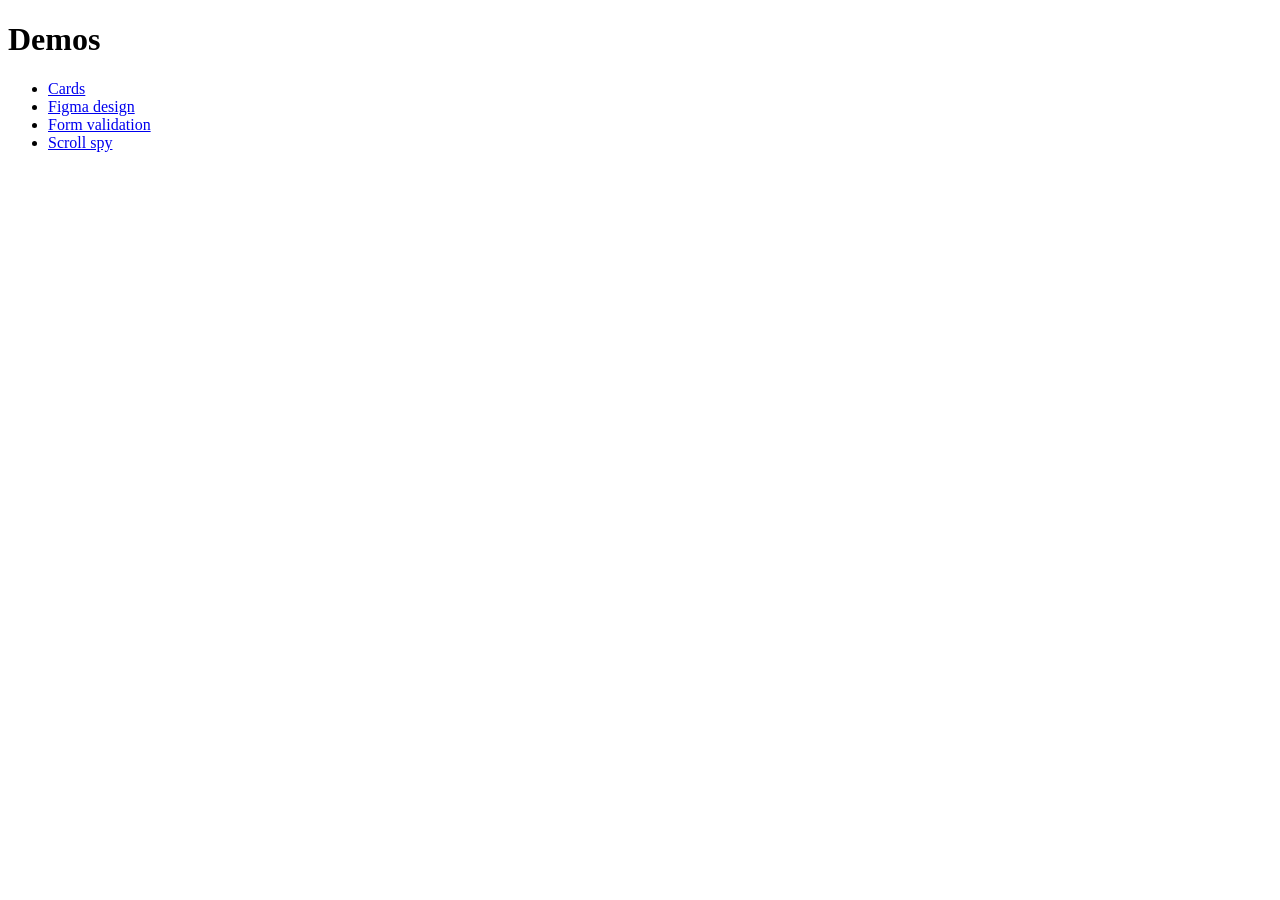
<file: index.html>
<!DOCTYPE html>
<html lang="en">
    <head>
        <meta charset="UTF-8">
        <meta name="viewport" content="width=device-width, initial-scale=1.0">
        <title>Demos</title>
    </head>
    <body>
        <h1>Demos</h1>
        <ul>
            <li><a href="cards/">Cards</a></li>
            <li><a href="figma-design/">Figma design</a></li>
            <li><a href="form-validation/">Form validation</a></li>
            <li><a href="scroll-spy/">Scroll spy</a></li>
        </ul>

    </body>
</html>
</file>
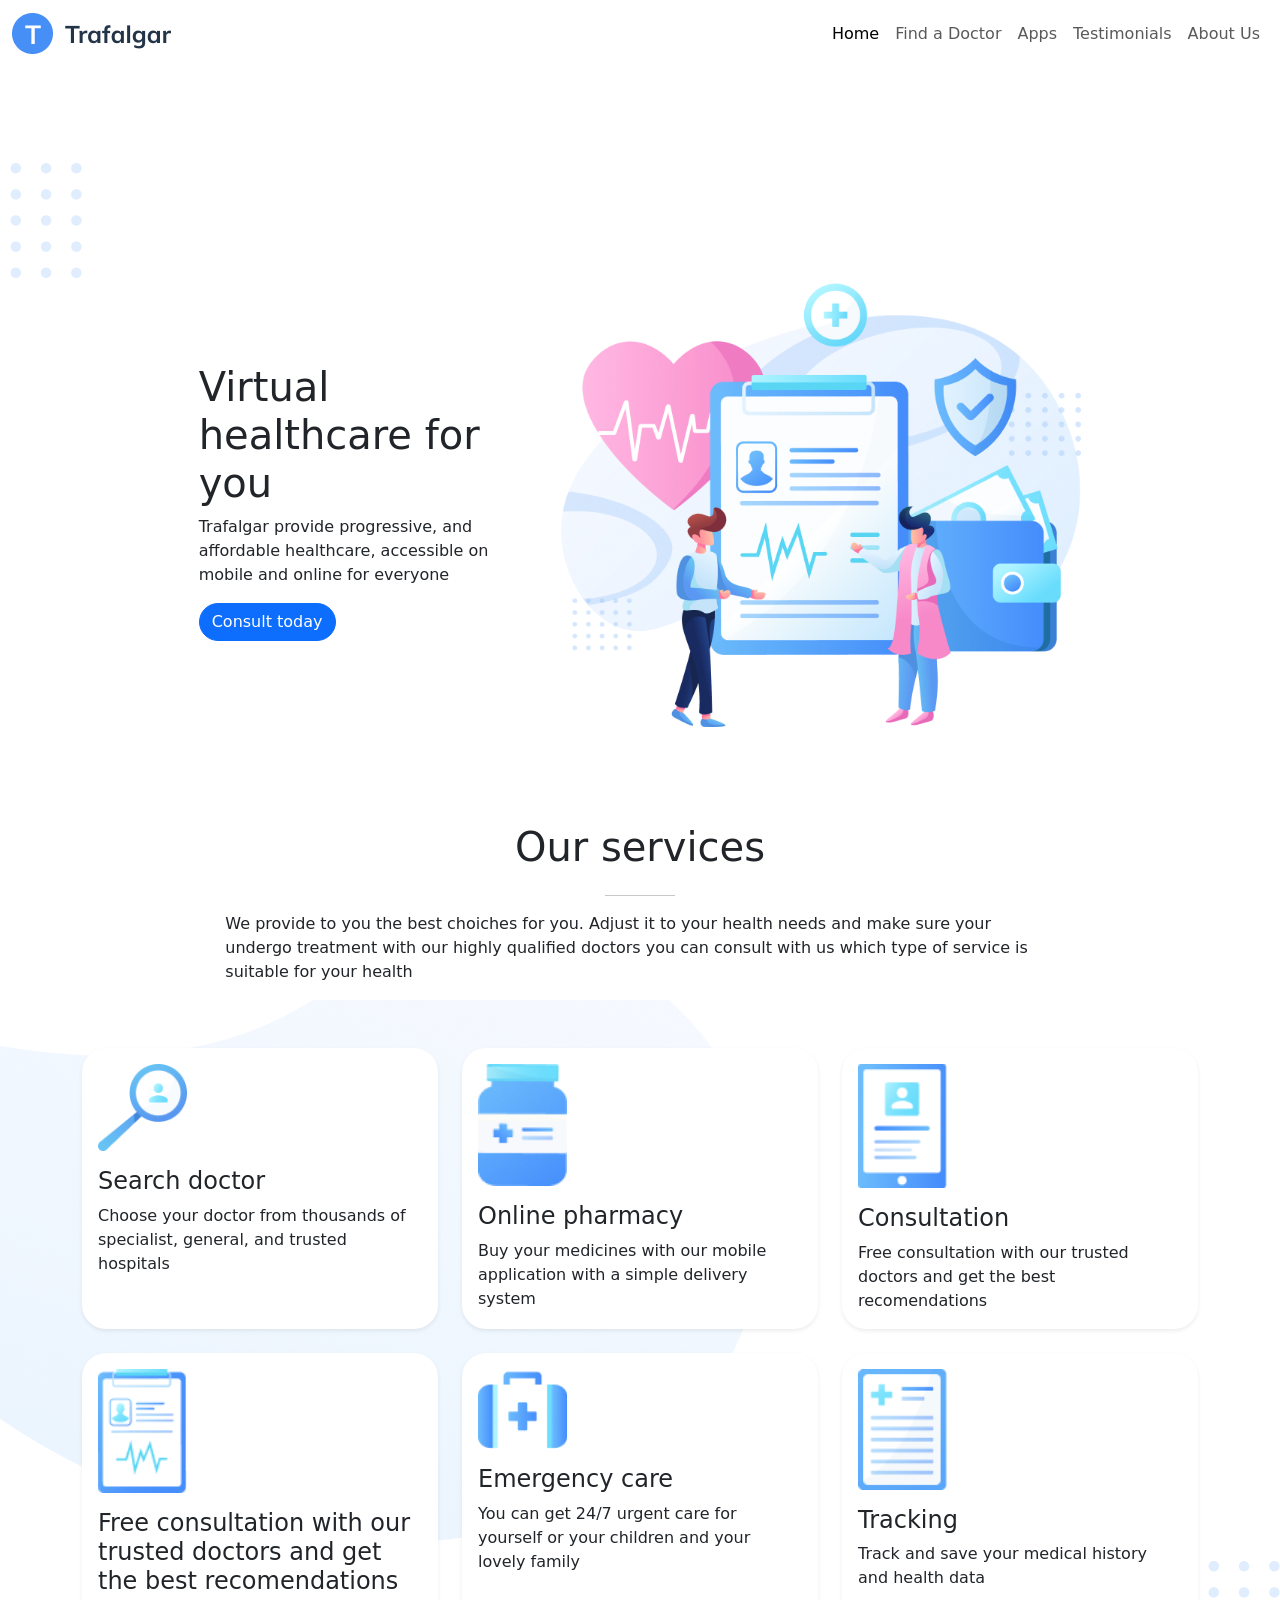
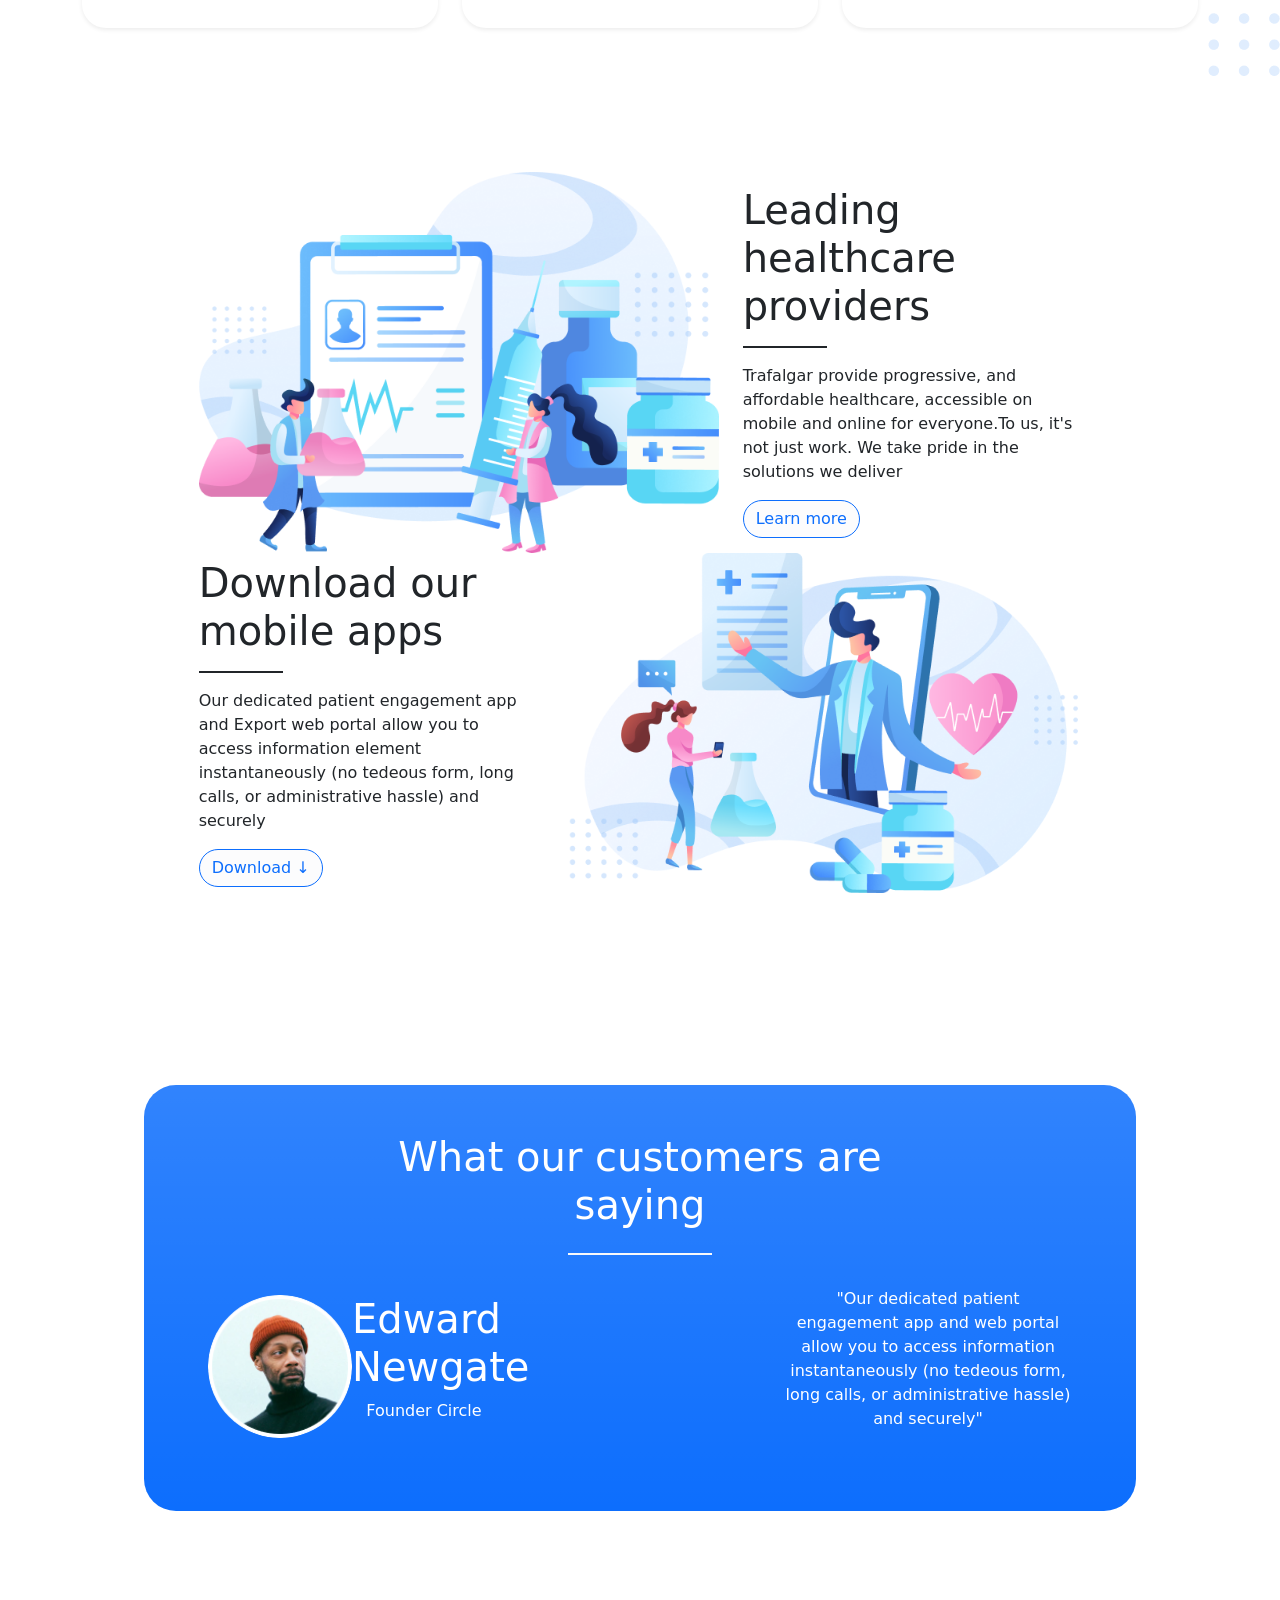
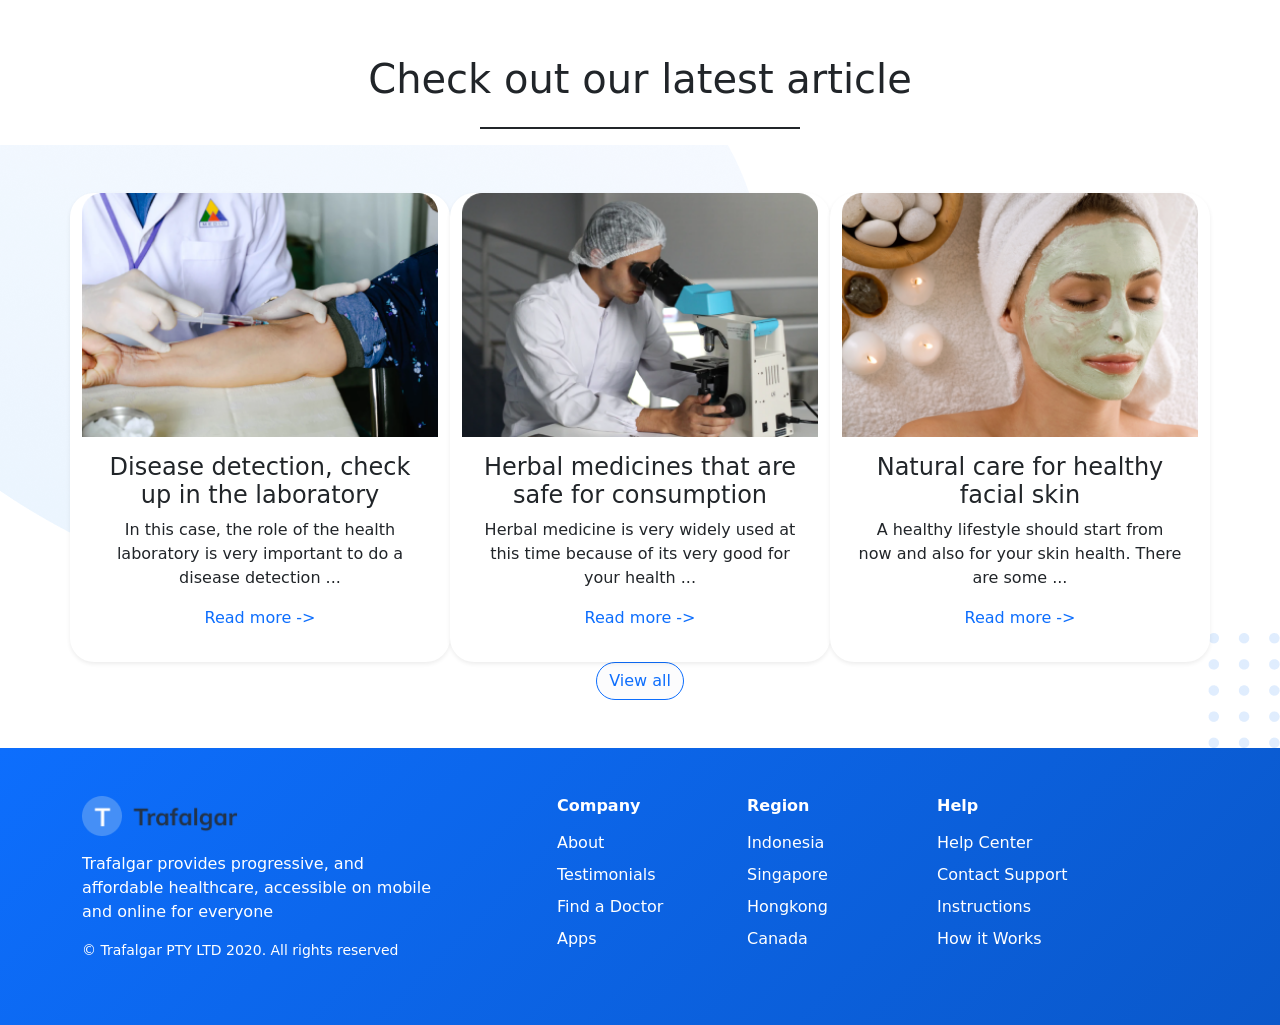
<file: figma-design/index.html>
<!DOCTYPE html>
<html lang="en">
    <head>
        <meta charset="UTF-8" />
        <meta name="viewport" content="width=device-width, initial-scale=1.0" />
        <title>Document</title>
        <link
            href="https://cdn.jsdelivr.net/npm/bootstrap@5.3.3/dist/css/bootstrap.min.css"
            rel="stylesheet" />
        <link rel="stylesheet" href="style.css" />
    </head>
    <body>

        <nav class="navbar navbar-expand-lg navbar-light bg-white">
            <div class="container-fluid">

                <a class="navbar-brand" href="#">
                    <img src="./images/logo.png" alt="Logo" />
                </a>

                <button class="navbar-toggler" type="button"
                    data-bs-toggle="collapse" data-bs-target="#mainNav">
                    <span class="navbar-toggler-icon"></span>
                </button>

                <div class="collapse navbar-collapse justify-content-end"
                    id="mainNav">
                    <ul class="navbar-nav">
                        <li class="nav-item"><a class="nav-link active"
                                href="#">Home</a></li>
                        <li class="nav-item"><a class="nav-link" href="#">Find a
                                Doctor</a></li>
                        <li class="nav-item"><a class="nav-link"
                                href="#">Apps</a></li>
                        <li class="nav-item"><a class="nav-link"
                                href="#">Testimonials</a></li>
                        <li class="nav-item"><a class="nav-link" href="#">About
                                Us</a></li>
                    </ul>
                </div>

            </div>
        </nav>
        <div class="py-5">
            <div>
                <img src="./images/element.png"
                    class="img-fluid mt-5" />
            </div>
            <div
                class="row px-5 mx-5 d-flex align-items-center justify-content-center">
                <div class="col-md-4">
                    <h1>Virtual healthcare for you</h1>
                    <p>Trafalgar provide progressive, and affordable healthcare,
                        accessible on mobile and online for everyone</p>
                    <button class="rounded-pill btn btn-primary">Consult
                        today</button>
                </div>
                <div class="col-md-6">
                    <img src="./images/illustration 1.png"
                        class="img-fluid " />
                </div>
            </div>
        </div>
        <div class="py-5">
            <div
                class="col-md-8 container d-flex flex-column align-items-center justify-content-center">
                <h1>
                    Our services
                </h1>
                <hr class="col-md-1">
                <p class>
                    We provide to you the best choiches for you. Adjust it to
                    your health needs and make sure your undergo treatment with
                    our highly qualified doctors you can consult with us which
                    type of service is suitable for your health
                </div>
                <section class="cards-section py-5">
                    <img src="./images/wave.png" class="bg-wave pt-5" alt />
                    <img src="./images/element.png" class="bg-dots" alt />

                    <div class="container">
                        <div
                            class="row row-cols-1 row-cols-md-2 row-cols-lg-3 g-4">

                            <div class="col">
                                <div class="card h-100 bg-white shadow-sm">
                                    <img src="./images/card-img-1.png"
                                        class="w-25 mt-3 ms-3" alt="Card 1" />
                                    <div class="card-body">
                                        <h1 class="card-title fs-4">Search doctor
                                            </h1>
                                        <p class="card-text">Choose your doctor from thousands
of specialist, general, and trusted
hospitals</p>
                                    </div>
                                </div>
                            </div>

                            <div class="col">
                                <div class="card h-100 bg-white shadow-sm">
                                    <img src="./images/card-img-2.png"
                                        class="w-25 mt-3 ms-3" alt="Card 2" />
                                    <div class="card-body">
                                        <h1 class="card-title fs-4">Online pharmacy
                                            </h1>
                                        <p class="card-text">Buy your medicines with our
mobile application with a simple
delivery system</p>
                                    </div>
                                </div>
                            </div>

                            <div class="col">
                                <div class="card h-100 bg-white shadow-sm">
                                    <img src="./images/card-img-3.png"
                                        class="w-25 mt-3 ms-3" alt="Card 3" />
                                    <div class="card-body">
                                        <h1 class="card-title fs-4">Consultation
                                            </h1>
                                        <p class="card-text">Free consultation with our trusted
doctors and get the best
recomendations</p>
                                    </div>
                                </div>
                            </div>

                            <div class="col">
                                <div class="card h-100 bg-white shadow-sm">
                                    <img src="./images/card-img-4.png"
                                        class="w-25 mt-3 ms-3" alt="Card 4" />
                                    <div class="card-body">
                                        <h1 class="card-title fs-4">Free consultation with our trusted
doctors and get the best
recomendations</p>
                                    </div>
                                </div>
                            </div>

                            <div class="col">
                                <div class="card h-100 bg-white shadow-sm">
                                    <img src="./images/card-img-5.png"
                                        class="w-25 mt-3 ms-3" alt="Card 5" />
                                    <div class="card-body">
                                        <h1 class="card-title fs-4">Emergency care</h1>
                                        <p class="card-text">You can get 24/7 urgent care for
yourself or your children and your
lovely family</p>
                                    </div>
                                </div>
                            </div>

                            <div class="col">
                                <div class="card h-100 bg-white shadow-sm">
                                    <img src="./images/card-img-6.png"
                                        class="w-25 mt-3 ms-3" alt="Card 6" />
                                    <div class="card-body">
                                        <h1 class="card-title fs-4">Tracking</h1>
                                        <p class="card-text">Track and save your medical history
and health data</p>
                                    </div>
                                </div>
                            </div>

                        </div>
                    </div>

                </section>
            </div>
            <div class="py-5">
                <div
                    class="row px-5 mx-5 d-flex align-items-center justify-content-center">
                    <div class="col-md-6">
                        <img src="./images/illustration 2.png"
                            class="img-fluid " />
                    </div>
                    <div class="col-md-4">
                        <h1>Leading healthcare
                            providers</h1>
                        <hr class="border-2 border-dark opacity-100 w-25">
                        <p>Trafalgar provide progressive, and affordable
                            healthcare,
                            accessible on mobile and online for everyone.To us,
                            it's not just work. We take pride
                            in the solutions we deliver</p>
                        <button
                            class="rounded-pill btn btn-primary bg-light-subtle text-primary">Learn
                            more</button>
                    </div>

                </div>
                <div
                    class="row px-5 mx-5 d-flex align-items-center justify-content-center">
                    <div class="col-md-4">
                        <h1>Download our
                            mobile apps</h1>
                        <hr class="border-2 border-dark opacity-100 w-25">
                        <p>Our dedicated patient engagement app and Export
                            web portal allow you to access information
                            element instantaneously (no tedeous form, long
                            calls,
                            or administrative hassle) and securely</p>
                        <button
                            class="rounded-pill btn btn-primary bg-light-subtle text-primary">Download
                            ↓</button>
                    </div>
                    <div class="col-md-6">
                        <img src="./images/illustration 3.png"
                            class="img-fluid " />
                    </div>
                </div>
            </div>
            <div class="p-5 m-5">
                <div
                    class="p-5 m-5 bg-primary bg-gradient text-white text-center rounded-5">
                    <div
                        class="col-md-8 container d-flex flex-column align-items-center justify-content-center">
                        <h1>
                            What our customers are saying
                        </h1>
                        <hr class="border-2 border-light opacity-100 w-25">
                    </div>
                    <div class="m-3 d-flex flex-wrap align-items-center">
                        <div class="col-12 col-md-2">
                            <img src="./images/profile.png"
                                class="img-fluid rounded-circle w-100" />
                        </div>
                        <div class="col-12 col-md-2">
                            <h1>Edward Newgate</h1>
                            <p>Founder Circle</p>
                        </div>
                        <div class="col-12 col-md-4 ms-auto text-justify">
                            <p>"Our dedicated patient engagement app and
                                web portal allow you to access information
                                instantaneously (no tedeous form, long calls,
                                or administrative hassle) and securely"</p>
                        </div>
                    </div>

                </div>
            </div>
            <div>
                <div class="text-center">
                    <div
                        class="d-flex flex-column align-items-center justify-content-center">
                        <h1>Check out our latest article</h1>
                        <hr class="border-2 opacity-100 w-25">
                    </div>

                    <section class="cards-section py-5">
                        <img src="./images/element.png" class="bg-dots" alt />
                        <img src="./images/wave.png" class="bg-wave pt-5" alt />

                        <div class="container">
                            <div class="row">
                                <div class="col-md-4 card bg-white shadow-sm">
                                    <img src="./images/image 1.png"
                                        class="card-img-top" alt="Card 1" />
                                    <div class="card-body">
                                        <h1 class="card-title fs-4">Disease
                                            detection, check up in the
                                            laboratory</h1>
                                        <p class="card-text">In this case, the
                                            role of the health laboratory is
                                            very important to do a disease
                                            detection ...</p>
                                        <p class="text-primary">Read more -></p>
                                    </div>
                                </div>

                                <div class="col-md-4 card bg-white shadow-sm">
                                    <img src="./images/image 2.png"
                                        class="card-img-top" alt="Card 2" />
                                    <div class="card-body">
                                        <h1 class="card-title fs-4">Herbal
                                            medicines that are safe for
                                            consumption</h1>
                                        <p class="card-text">Herbal medicine is
                                            very widely used
                                            at this time because of its very
                                            good
                                            for your health ...</p>
                                        <p class="text-primary">Read more -></p>
                                    </div>
                                </div>

                                <div class="col-md-4 card bg-white shadow-sm">
                                    <img src="./images/image 3.png"
                                        class="card-img-top" alt="Card 3" />
                                    <div class="card-body">
                                        <h1 class="card-title fs-4">Natural care
                                            for healthy
                                            facial skin</h1>
                                        <p class="card-text">A healthy lifestyle
                                            should start from
                                            now and also for your skin health.
                                            There are some ...</p>
                                        <p class="text-primary">Read more -></p>
                                    </div>
                                </div>
                            </div>
                        </div>
                        <div class="">
                            <button
                                class="rounded-pill btn btn-primary bg-light-subtle text-primary">View
                                all</button>
                        </div>
                    </section>
                </div>
            </div>
<footer class="py-5 text-white" style="background: linear-gradient(135deg, #0d6efd, #0a58ca)">
  <div class="container">
    <div class="row g-4">

      <div class="col-12 col-md-4">
        <img src="./images/logo.png" alt="Trafalgar Logo" class="mb-3" height="40" />
        <p>Trafalgar provides progressive, and affordable healthcare, accessible on mobile and online for everyone</p>
        <p class="small">&copy; Trafalgar PTY LTD 2020. All rights reserved</p>
      </div>

      <div class="col-6 col-md-2 offset-md-1">
        <h6 class="fw-bold mb-3">Company</h6>
        <ul class="list-unstyled">
          <li class="mb-2"><a href="#" class="text-white text-decoration-none">About</a></li>
          <li class="mb-2"><a href="#" class="text-white text-decoration-none">Testimonials</a></li>
          <li class="mb-2"><a href="#" class="text-white text-decoration-none">Find a Doctor</a></li>
          <li class="mb-2"><a href="#" class="text-white text-decoration-none">Apps</a></li>
        </ul>
      </div>

      <div class="col-6 col-md-2">
        <h6 class="fw-bold mb-3">Region</h6>
        <ul class="list-unstyled">
          <li class="mb-2"><a href="#" class="text-white text-decoration-none">Indonesia</a></li>
          <li class="mb-2"><a href="#" class="text-white text-decoration-none">Singapore</a></li>
          <li class="mb-2"><a href="#" class="text-white text-decoration-none">Hongkong</a></li>
          <li class="mb-2"><a href="#" class="text-white text-decoration-none">Canada</a></li>
        </ul>
      </div>

      <div class="col-6 col-md-2">
        <h6 class="fw-bold mb-3">Help</h6>
        <ul class="list-unstyled">
          <li class="mb-2"><a href="#" class="text-white text-decoration-none">Help Center</a></li>
          <li class="mb-2"><a href="#" class="text-white text-decoration-none">Contact Support</a></li>
          <li class="mb-2"><a href="#" class="text-white text-decoration-none">Instructions</a></li>
          <li class="mb-2"><a href="#" class="text-white text-decoration-none">How it Works</a></li>
        </ul>
      </div>

    </div>
  </div>
</footer>
            <script
                src="https://cdn.jsdelivr.net/npm/bootstrap@5.3.3/dist/js/bootstrap.bundle.min.js"></script>
        </body>
    </html>
</file>
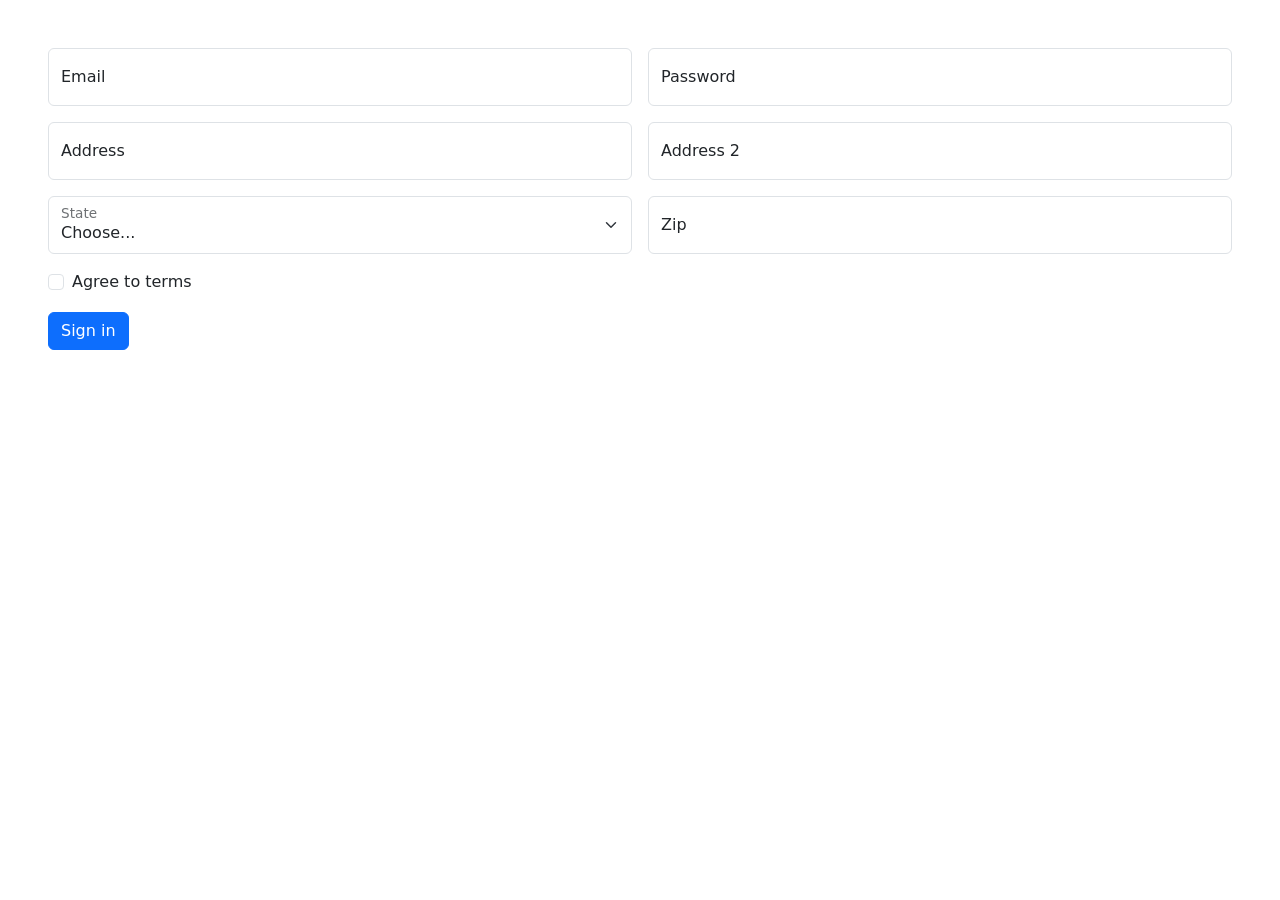
<file: form-validation/index.html>
<!DOCTYPE html>
<html lang="en">
    <head>
        <meta charset="UTF-8">
        <meta name="viewport" content="width=device-width, initial-scale=1.0">
        <title>Document</title>
        <link
            href="https://cdn.jsdelivr.net/npm/bootstrap@5.3.3/dist/css/bootstrap.min.css"
            rel="stylesheet" />
    </head>
    <body>
        <div class="p-5 ">

            <form class="needs-validation" novalidate>
                <div class="row g-3">
                    <div class="col-md-6">
                        <div class="form-floating">
                            <input type="email" class="form-control"
                                id="inputEmail" placeholder=" " required>
                            <label for="inputEmail">Email</label>
                            <div class="invalid-feedback">Please provide a valid
                                email address.</div>
                        </div>
                    </div>
                    <div class="col-md-6">
                        <div class="form-floating">
                            <input type="password" class="form-control"
                                id="inputPassword" placeholder=" "
                                minlength="8" required>
                            <label for="inputPassword">Password</label>
                            <div class="invalid-feedback">Password is required
                                (min 8 characters).</div>
                        </div>
                    </div>
                    <div class="col-md-6">
                        <div class="form-floating">
                            <input type="text" class="form-control"
                                id="inputAddress" placeholder=" " required>
                            <label for="inputAddress">Address</label>
                            <div class="invalid-feedback">Please enter your
                                address.</div>
                        </div>
                    </div>
                    <div class="col-md-6">
                        <div class="form-floating">
                            <input type="text" class="form-control"
                                id="inputAddress2" placeholder=" ">
                            <label for="inputAddress2">Address 2</label>
                            <div class="invalid-feedback">Please enter a valid
                                address line 2 or leave it blank.</div>
                        </div>
                    </div>
                    <div class="col-md-6">
                        <div class="form-floating">
                            <select id="inputState" class="form-select"
                                required>
                                <option value selected
                                    disabled>Choose...</option>
                                <option value="AL">Alexandria</option>
                                <option value="CA">Cairo</option>
                                <option value="GZ">Giza</option>
                            </select>
                            <label for="inputState">State</label>
                            <div class="invalid-feedback">Please select a
                                state.</div>
                        </div>
                    </div>
                    <div class="col-md-6">
                        <div class="form-floating">
                            <input type="text" class="form-control"
                                id="inputZip" placeholder=" " pattern="\d{5}"
                                inputmode="numeric" required>
                            <label for="inputZip">Zip</label>
                            <div class="invalid-feedback">Please enter a valid
                                5-digit ZIP code.</div>
                        </div>
                    </div>
                    <div class="col-12">
                        <div class="form-check">
                            <input class="form-check-input" type="checkbox"
                                id="gridCheck" required>
                            <label class="form-check-label"
                                for="gridCheck">Agree to terms</label>
                            <div class="invalid-feedback">You must agree before
                                submitting.</div>
                        </div>
                    </div>
                    <div class="col-12">
                        <button type="submit" class="btn btn-primary">Sign
                            in</button>
                    </div>
                </div>
            </form>
        </div>
        <script
            src="https://cdn.jsdelivr.net/npm/bootstrap@5.3.3/dist/js/bootstrap.bundle.min.js"></script>
        <script src="script.js"></script>
    </body>
</html>
</file>
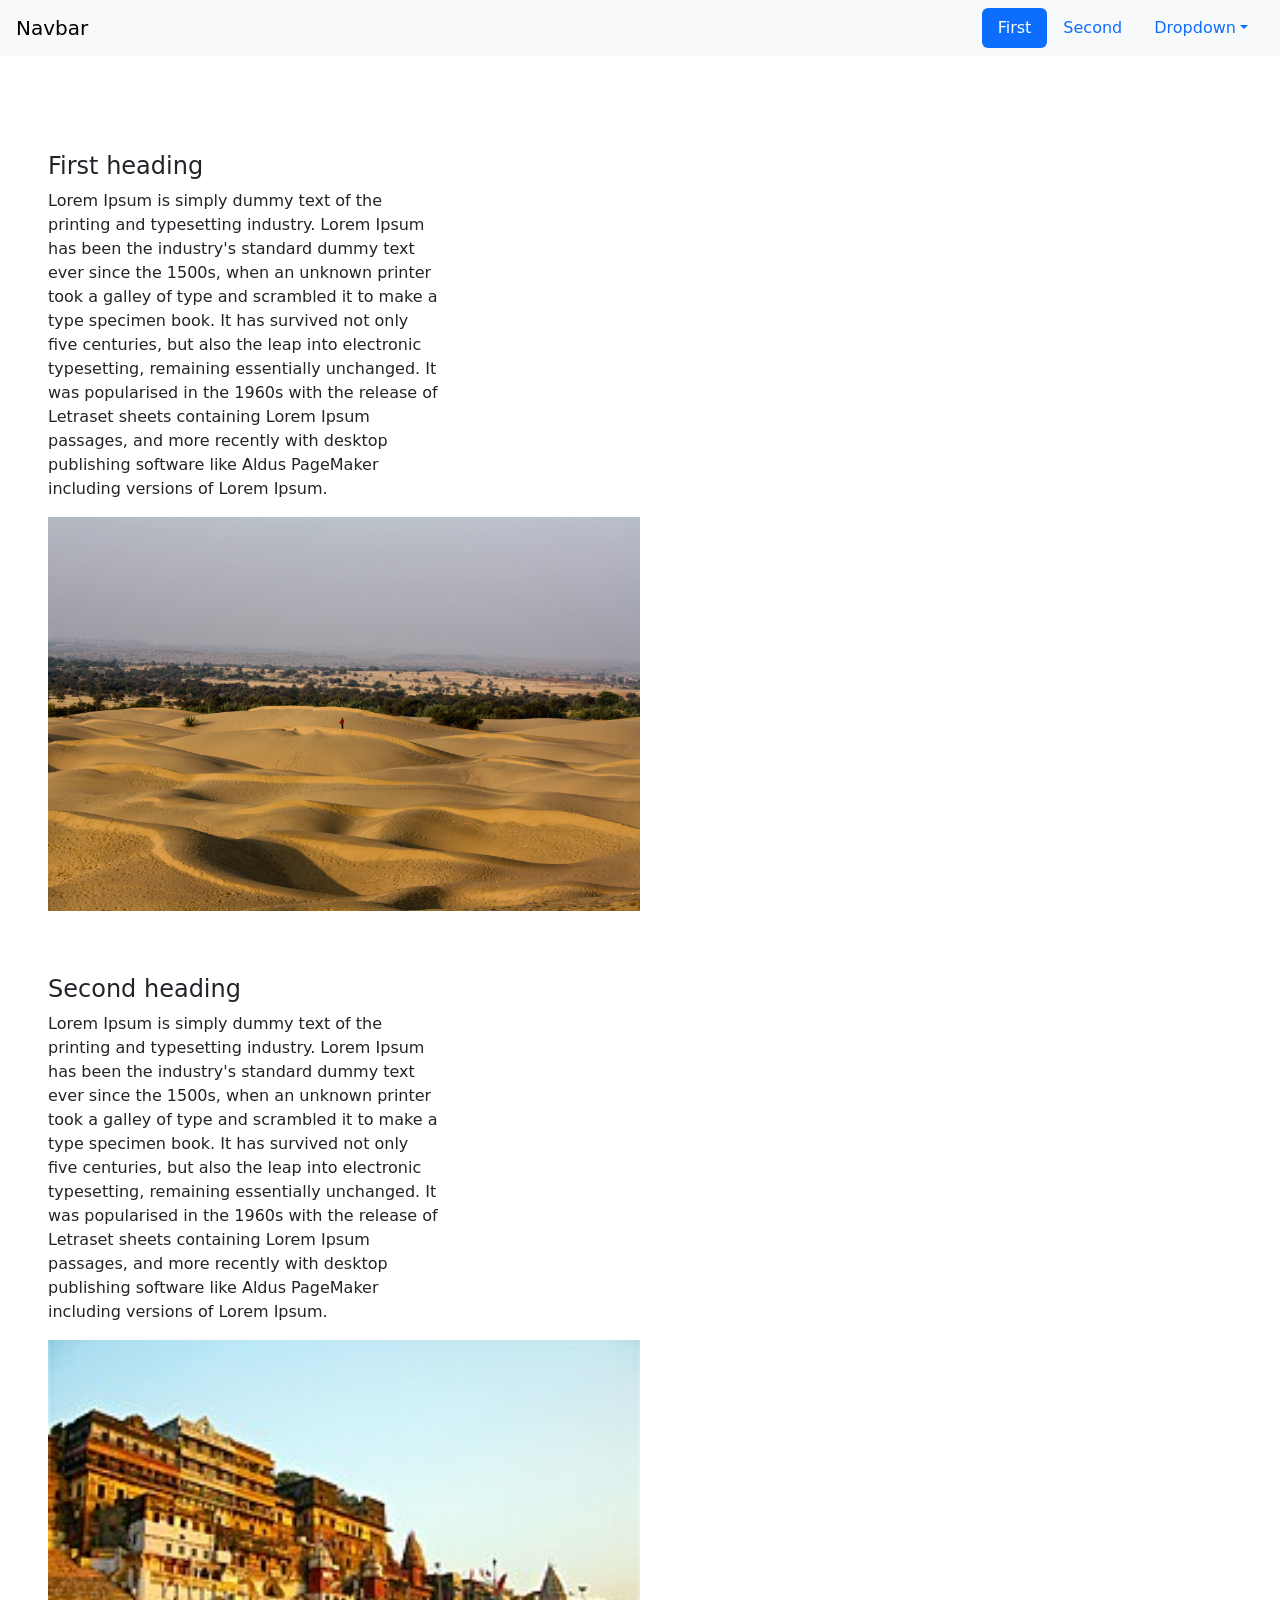
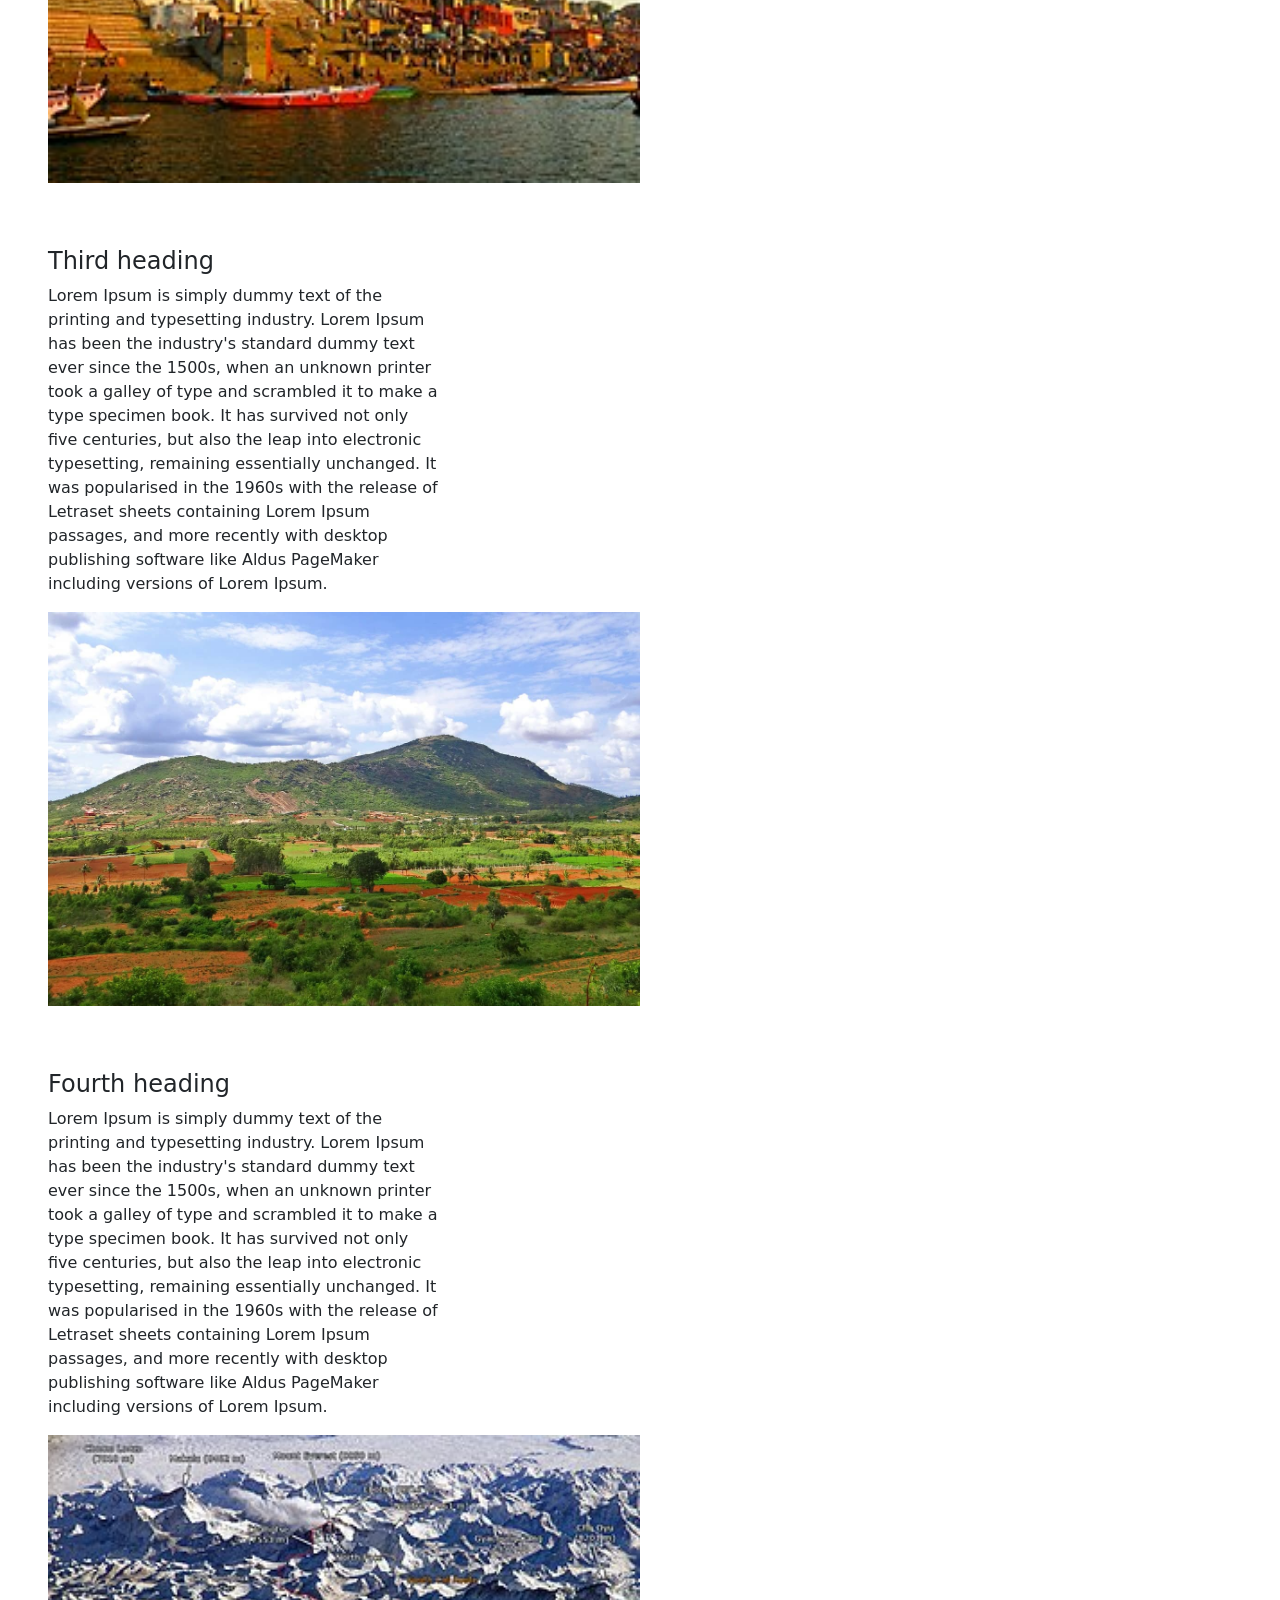
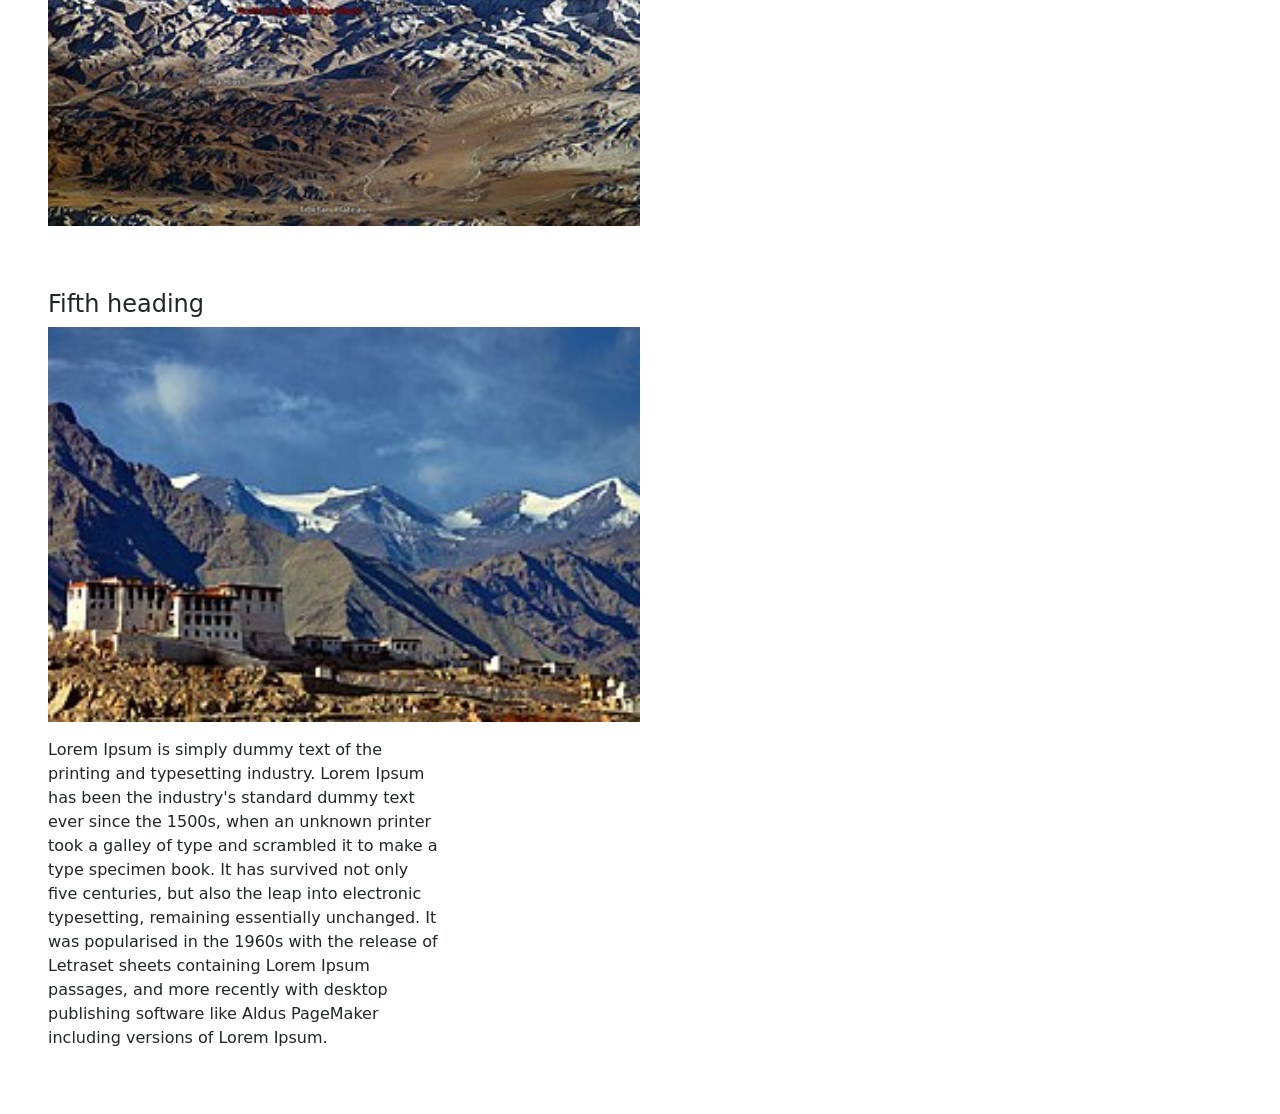
<file: scroll-spy/index.html>
<!DOCTYPE html>
<html lang="en">
    <head>
        <meta charset="UTF-8">
        <meta name="viewport" content="width=device-width, initial-scale=1.0">
        <title>Document</title>
        <link
            href="https://cdn.jsdelivr.net/npm/bootstrap@5.3.3/dist/css/bootstrap.min.css"
            rel="stylesheet" />
    </head>
    <body>
        <nav id="navbar-example2"
            class="navbar navbar-light bg-light px-3 sticky-top"
            style="z-index: 1020;">
            <a class="navbar-brand" href="#">Navbar</a>
            <ul class="nav nav-pills">
                <li class="nav-item">
                    <a class="nav-link" href="#scrollspyHeading1">First</a>
                </li>
                <li class="nav-item">
                    <a class="nav-link" href="#scrollspyHeading2">Second</a>
                </li>
                <li class="nav-item dropdown">
                    <a class="nav-link dropdown-toggle"
                        data-bs-toggle="dropdown" href="#" role="button"
                        aria-expanded="false">Dropdown</a>
                    <ul class="dropdown-menu">
                        <li><a class="dropdown-item"
                                href="#scrollspyHeading3">Third</a></li>
                        <li><a class="dropdown-item"
                                href="#scrollspyHeading4">Fourth</a></li>
                        <li><hr class="dropdown-divider"></li>
                        <li><a class="dropdown-item"
                                href="#scrollspyHeading5">Fifth</a></li>
                    </ul>
                </li>
            </ul>
        </nav>
        <div data-bs-spy="scroll" data-bs-target="#navbar-example2"
            data-bs-offset="0" class="scrollspy-example p-5" tabindex="0">
            <h4 id="scrollspyHeading1" class="pt-5">First heading</h4>
            <p class="col-md-4">Lorem Ipsum is simply dummy text of the printing
                and typesetting industry. Lorem Ipsum has been the industry's
                standard dummy text ever since the 1500s, when an unknown
                printer took a galley of type and scrambled it to make a type
                specimen book. It has survived not only five centuries, but also
                the leap into electronic typesetting, remaining essentially
                unchanged. It was popularised in the 1960s with the release of
                Letraset sheets containing Lorem Ipsum passages, and more
                recently with desktop publishing software like Aldus PageMaker
                including versions of Lorem Ipsum.</p>
            <img src="./images/image 1.jpg" class="img-fluid mb-3 w-50"
                alt="Placeholder Image">
            <h4 id="scrollspyHeading2" class="pt-5">Second heading</h4>
            <p class="col-md-4">Lorem Ipsum is simply dummy text of the printing
                and typesetting industry. Lorem Ipsum has been the industry's
                standard dummy text ever since the 1500s, when an unknown
                printer took a galley of type and scrambled it to make a type
                specimen book. It has survived not only five centuries, but also
                the leap into electronic typesetting, remaining essentially
                unchanged. It was popularised in the 1960s with the release of
                Letraset sheets containing Lorem Ipsum passages, and more
                recently with desktop publishing software like Aldus PageMaker
                including versions of Lorem Ipsum.</p>
            <img src="./images/image 2.jpg" class="img-fluid mb-3 w-50"
                alt="Placeholder Image">
            <h4 id="scrollspyHeading3" class="pt-5">Third heading</h4>
            <p class="col-md-4">Lorem Ipsum is simply dummy text of the printing
                and typesetting industry. Lorem Ipsum has been the industry's
                standard dummy text ever since the 1500s, when an unknown
                printer took a galley of type and scrambled it to make a type
                specimen book. It has survived not only five centuries, but also
                the leap into electronic typesetting, remaining essentially
                unchanged. It was popularised in the 1960s with the release of
                Letraset sheets containing Lorem Ipsum passages, and more
                recently with desktop publishing software like Aldus PageMaker
                including versions of Lorem Ipsum.</p>
            <img src="./images/image 3.jpg" class="img-fluid mb-3 w-50"
                alt="Placeholder Image">
            <h4 id="scrollspyHeading4" class="pt-5">Fourth heading</h4>
            <p class="col-md-4">Lorem Ipsum is simply dummy text of the printing
                and typesetting industry. Lorem Ipsum has been the industry's
                standard dummy text ever since the 1500s, when an unknown
                printer took a galley of type and scrambled it to make a type
                specimen book. It has survived not only five centuries, but also
                the leap into electronic typesetting, remaining essentially
                unchanged. It was popularised in the 1960s with the release of
                Letraset sheets containing Lorem Ipsum passages, and more
                recently with desktop publishing software like Aldus PageMaker
                including versions of Lorem Ipsum.</p>
            <img src="./images/image 4.jpg" class="img-fluid mb-3 w-50"
                alt="Placeholder Image">
            <h4 id="scrollspyHeading5" class="pt-5">Fifth heading</h4>
            <img src="./images/image 5.jpg" class="img-fluid mb-3 w-50"
                alt="Placeholder Image">
            <p class="col-md-4">Lorem Ipsum is simply dummy text of the printing
                and typesetting industry. Lorem Ipsum has been the industry's
                standard dummy text ever since the 1500s, when an unknown
                printer took a galley of type and scrambled it to make a type
                specimen book. It has survived not only five centuries, but also
                the leap into electronic typesetting, remaining essentially
                unchanged. It was popularised in the 1960s with the release of
                Letraset sheets containing Lorem Ipsum passages, and more
                recently with desktop publishing software like Aldus PageMaker
                including versions of Lorem Ipsum.</p>
        </div>
        <script
            src="https://cdn.jsdelivr.net/npm/bootstrap@5.3.3/dist/js/bootstrap.bundle.min.js"></script>
    </body>
</html>
</file>
<file: figma-design/style.css>
.cards-section {
      position: relative;
      overflow: hidden;
    }
    .bg-wave {
      position: absolute;
      left: 0;
      bottom: 0;
      z-index: 0;
    }
    .bg-dots {
      position: absolute;
      right: 0;
      bottom: 0;
      z-index: 0;
    }
    .cards-section .container {
      position: relative;
      z-index: 1;
    }
    .card {
      border: none;
      border-radius: 1.5rem;
    }
</file>
